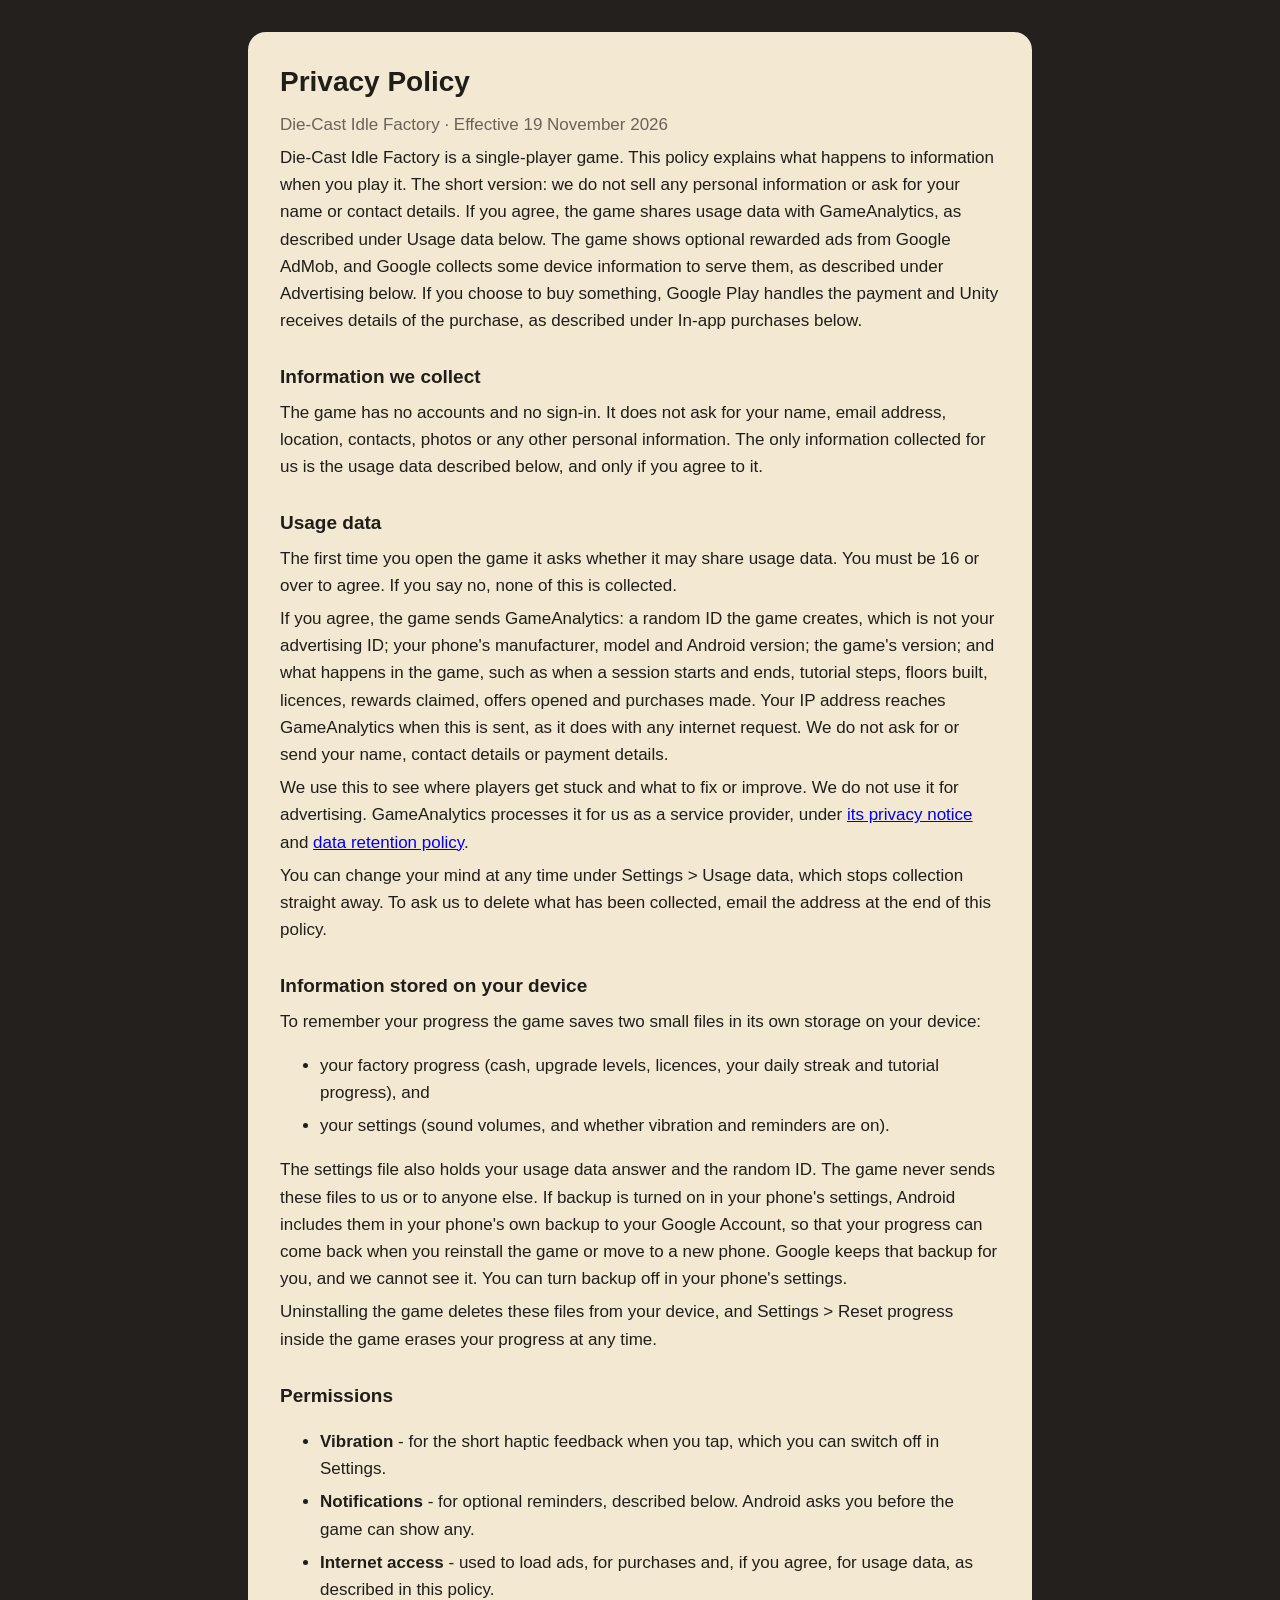
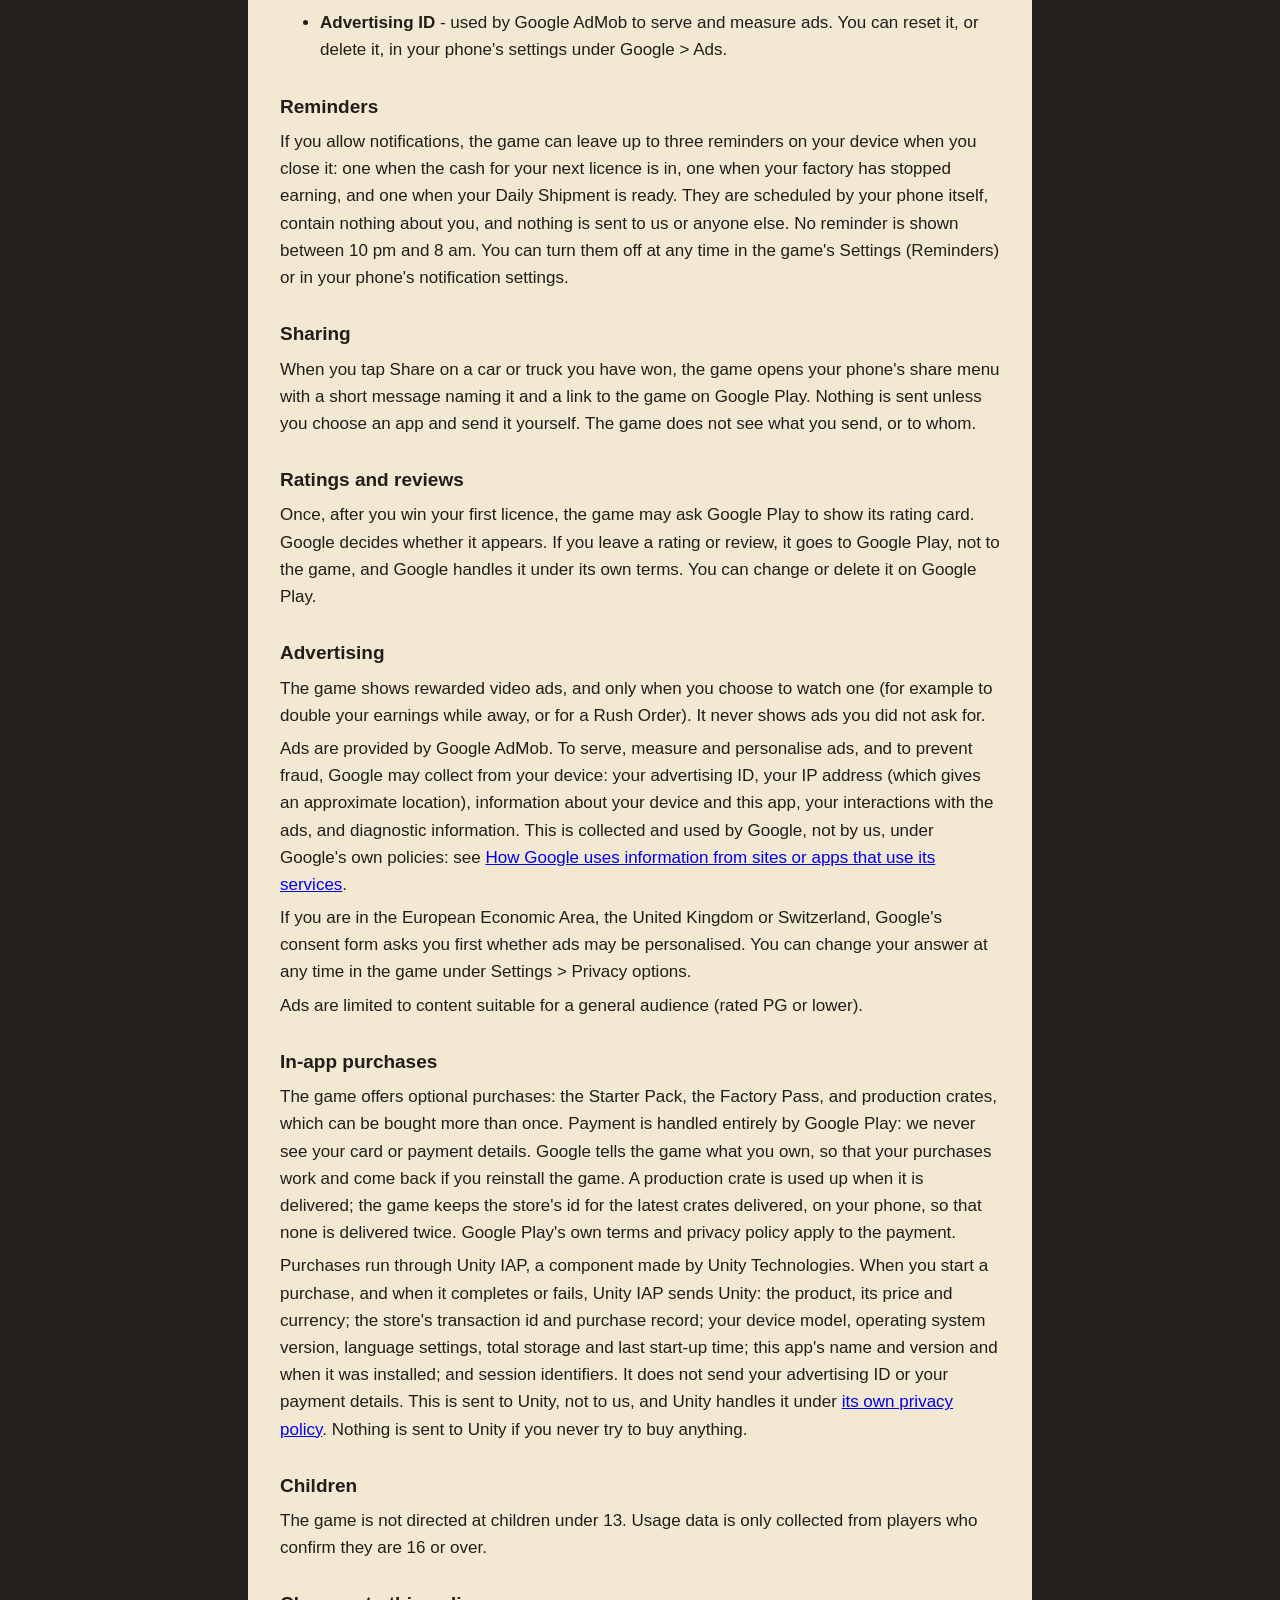
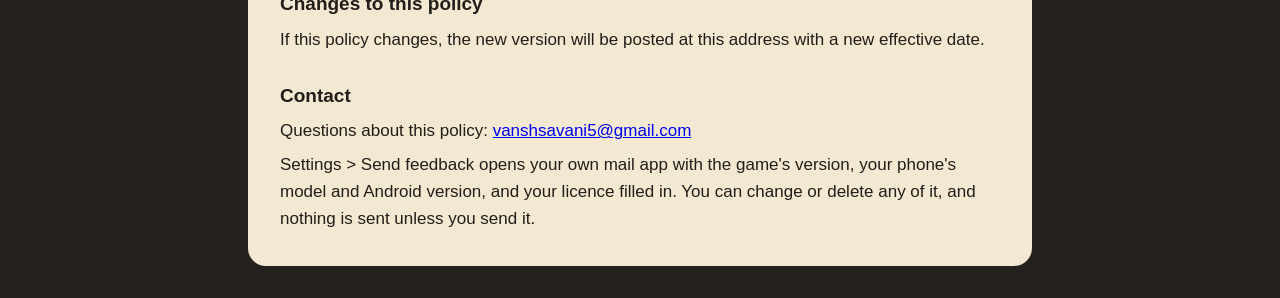
<file: die-cast-idle-factory/privacy-policy.html>
<!doctype html>
<html lang="en">
<head>
<meta charset="utf-8">
<meta name="viewport" content="width=device-width, initial-scale=1">
<title>Die-Cast Idle Factory - Privacy Policy</title>
<style>
  :root { --ink: #211d19; --muted: #6b6259; --card: #f3e9d2; --wall: #23201d; --accent: #ffc93c; }
  body { margin: 0; background: var(--wall); color: var(--ink); font: 17px/1.6 -apple-system, "Segoe UI", Roboto, sans-serif; }
  main { max-width: 720px; margin: 32px auto; padding: 28px 32px; background: var(--card); border-radius: 18px; }
  h1 { margin: 0 0 4px; font-size: 28px; }
  h2 { margin: 28px 0 6px; font-size: 19px; }
  p, li { margin: 6px 0; }
  .muted { color: var(--muted); }
  @media (max-width: 600px) { main { margin: 0; border-radius: 0; padding: 20px 16px; } }
</style>
</head>
<body>
<main>
  <h1>Privacy Policy</h1>
  <p class="muted">Die-Cast Idle Factory &middot; Effective 19 November 2026</p>

  <p>Die-Cast Idle Factory is a single-player game. This policy explains what happens to information when you play it. The short version: we do not sell any personal information or ask for your name or contact details. If you agree, the game shares usage data with GameAnalytics, as described under Usage data below. The game shows optional rewarded ads from Google AdMob, and Google collects some device information to serve them, as described under Advertising below. If you choose to buy something, Google Play handles the payment and Unity receives details of the purchase, as described under In-app purchases below.</p>

  <h2>Information we collect</h2>
  <p>The game has no accounts and no sign-in. It does not ask for your name, email address, location, contacts, photos or any other personal information. The only information collected for us is the usage data described below, and only if you agree to it.</p>

  <h2>Usage data</h2>
  <p>The first time you open the game it asks whether it may share usage data. You must be 16 or over to agree. If you say no, none of this is collected.</p>
  <p>If you agree, the game sends GameAnalytics: a random ID the game creates, which is not your advertising ID; your phone's manufacturer, model and Android version; the game's version; and what happens in the game, such as when a session starts and ends, tutorial steps, floors built, licences, rewards claimed, offers opened and purchases made. Your IP address reaches GameAnalytics when this is sent, as it does with any internet request. We do not ask for or send your name, contact details or payment details.</p>
  <p>We use this to see where players get stuck and what to fix or improve. We do not use it for advertising. GameAnalytics processes it for us as a service provider, under <a href="https://www.gameanalytics.com/trust/privacy-notice">its privacy notice</a> and <a href="https://www.gameanalytics.com/trust/data-retention-and-deletion-policy">data retention policy</a>.</p>
  <p>You can change your mind at any time under Settings &gt; Usage data, which stops collection straight away. To ask us to delete what has been collected, email the address at the end of this policy.</p>

  <h2>Information stored on your device</h2>
  <p>To remember your progress the game saves two small files in its own storage on your device:</p>
  <ul>
    <li>your factory progress (cash, upgrade levels, licences, your daily streak and tutorial progress), and</li>
    <li>your settings (sound volumes, and whether vibration and reminders are on).</li>
  </ul>
  <p>The settings file also holds your usage data answer and the random ID. The game never sends these files to us or to anyone else. If backup is turned on in your phone's settings, Android includes them in your phone's own backup to your Google Account, so that your progress can come back when you reinstall the game or move to a new phone. Google keeps that backup for you, and we cannot see it. You can turn backup off in your phone's settings.</p>
  <p>Uninstalling the game deletes these files from your device, and Settings &gt; Reset progress inside the game erases your progress at any time.</p>

  <h2>Permissions</h2>
  <ul>
    <li><strong>Vibration</strong> - for the short haptic feedback when you tap, which you can switch off in Settings.</li>
    <li><strong>Notifications</strong> - for optional reminders, described below. Android asks you before the game can show any.</li>
    <li><strong>Internet access</strong> - used to load ads, for purchases and, if you agree, for usage data, as described in this policy.</li>
    <li><strong>Advertising ID</strong> - used by Google AdMob to serve and measure ads. You can reset it, or delete it, in your phone's settings under Google &gt; Ads.</li>
  </ul>

  <h2>Reminders</h2>
  <p>If you allow notifications, the game can leave up to three reminders on your device when you close it: one when the cash for your next licence is in, one when your factory has stopped earning, and one when your Daily Shipment is ready. They are scheduled by your phone itself, contain nothing about you, and nothing is sent to us or anyone else. No reminder is shown between 10 pm and 8 am. You can turn them off at any time in the game's Settings (Reminders) or in your phone's notification settings.</p>

  <h2>Sharing</h2>
  <p>When you tap Share on a car or truck you have won, the game opens your phone's share menu with a short message naming it and a link to the game on Google Play. Nothing is sent unless you choose an app and send it yourself. The game does not see what you send, or to whom.</p>

  <h2>Ratings and reviews</h2>
  <p>Once, after you win your first licence, the game may ask Google Play to show its rating card. Google decides whether it appears. If you leave a rating or review, it goes to Google Play, not to the game, and Google handles it under its own terms. You can change or delete it on Google Play.</p>

  <h2>Advertising</h2>
  <p>The game shows rewarded video ads, and only when you choose to watch one (for example to double your earnings while away, or for a Rush Order). It never shows ads you did not ask for.</p>
  <p>Ads are provided by Google AdMob. To serve, measure and personalise ads, and to prevent fraud, Google may collect from your device: your advertising ID, your IP address (which gives an approximate location), information about your device and this app, your interactions with the ads, and diagnostic information. This is collected and used by Google, not by us, under Google's own policies: see <a href="https://policies.google.com/technologies/partner-sites">How Google uses information from sites or apps that use its services</a>.</p>
  <p>If you are in the European Economic Area, the United Kingdom or Switzerland, Google's consent form asks you first whether ads may be personalised. You can change your answer at any time in the game under Settings &gt; Privacy options.</p>
  <p>Ads are limited to content suitable for a general audience (rated PG or lower).</p>

  <h2>In-app purchases</h2>
  <p>The game offers optional purchases: the Starter Pack, the Factory Pass, and production crates, which can be bought more than once. Payment is handled entirely by Google Play: we never see your card or payment details. Google tells the game what you own, so that your purchases work and come back if you reinstall the game. A production crate is used up when it is delivered; the game keeps the store's id for the latest crates delivered, on your phone, so that none is delivered twice. Google Play's own terms and privacy policy apply to the payment.</p>
  <p>Purchases run through Unity IAP, a component made by Unity Technologies. When you start a purchase, and when it completes or fails, Unity IAP sends Unity: the product, its price and currency; the store's transaction id and purchase record; your device model, operating system version, language settings, total storage and last start-up time; this app's name and version and when it was installed; and session identifiers. It does not send your advertising ID or your payment details. This is sent to Unity, not to us, and Unity handles it under <a href="https://unity.com/legal/privacy-policy">its own privacy policy</a>. Nothing is sent to Unity if you never try to buy anything.</p>

  <h2>Children</h2>
  <p>The game is not directed at children under 13. Usage data is only collected from players who confirm they are 16 or over.</p>

  <h2>Changes to this policy</h2>
  <p>If this policy changes, the new version will be posted at this address with a new effective date.</p>

  <h2>Contact</h2>
  <p>Questions about this policy: <a href="mailto:vanshsavani5@gmail.com">vanshsavani5@gmail.com</a></p>
  <p>Settings &gt; Send feedback opens your own mail app with the game's version, your phone's model and Android version, and your licence filled in. You can change or delete any of it, and nothing is sent unless you send it.</p>
</main>
</body>
</html>
</file>
